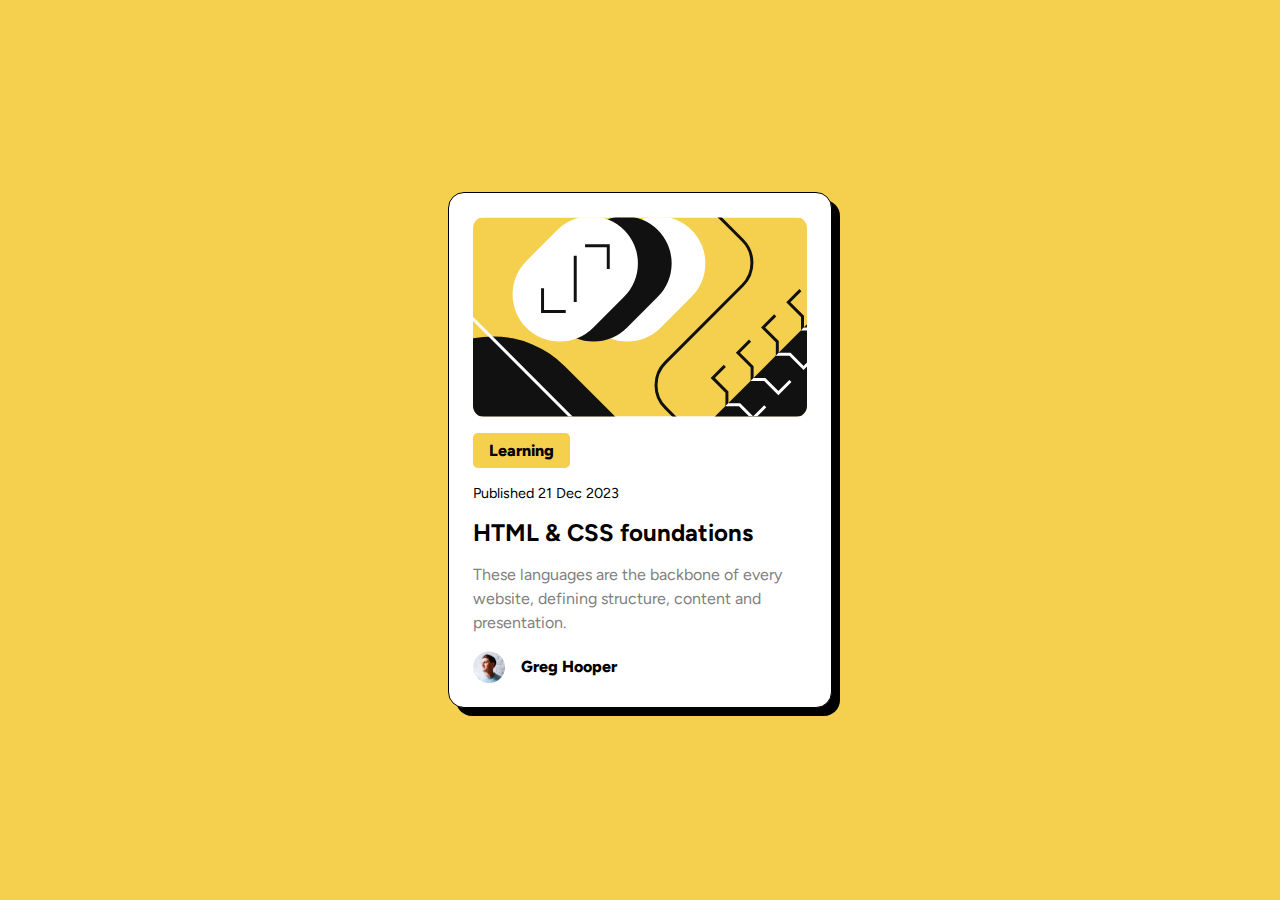
<file: index.html>
<!DOCTYPE html>
<html lang="en">
<head>
    <meta charset="UTF-8">
    <meta name="viewport" content="width=device-width, initial-scale=1.0">
    <title>Document</title>
    
    <link rel="preconnect" href="https://fonts.googleapis.com">
    <link rel="preconnect" href="https://fonts.gstatic.com" crossorigin>
    <link href="https://fonts.googleapis.com/css2?family=Figtree:wght@600;800&family=Inter:wght@400;700;800&family=League+Spartan:wght@400;500;700&family=Outfit:wght@400;700&family=Overpass:wght@400;700&family=Russo+One&family=Work+Sans&display=swap" rel="stylesheet">
    
    <link rel="stylesheet" href="style.css">
</head>
<body>
    <div class="card"> 
        <img class="image" alt="HTML CSS" src="assets/images/illustration-article.svg">

        <p class="learn">
            Learning
        </p>

        <p class="date">
            Published 21 Dec 2023
        </p>

        <h1 class="main-title">
            HTML & CSS foundations
        </h1>

        <p class="main-content">
            These languages are the 
            backbone of every
            website, defining structure,
            content and presentation.
        </p>

        <div class="user">
            <img class="user-img" alt="User's Image" src="assets/images/image-avatar.webp">
            <p class="user-name">Greg Hooper</p>
        </div>




    </div>
</body>
</html>
</file>
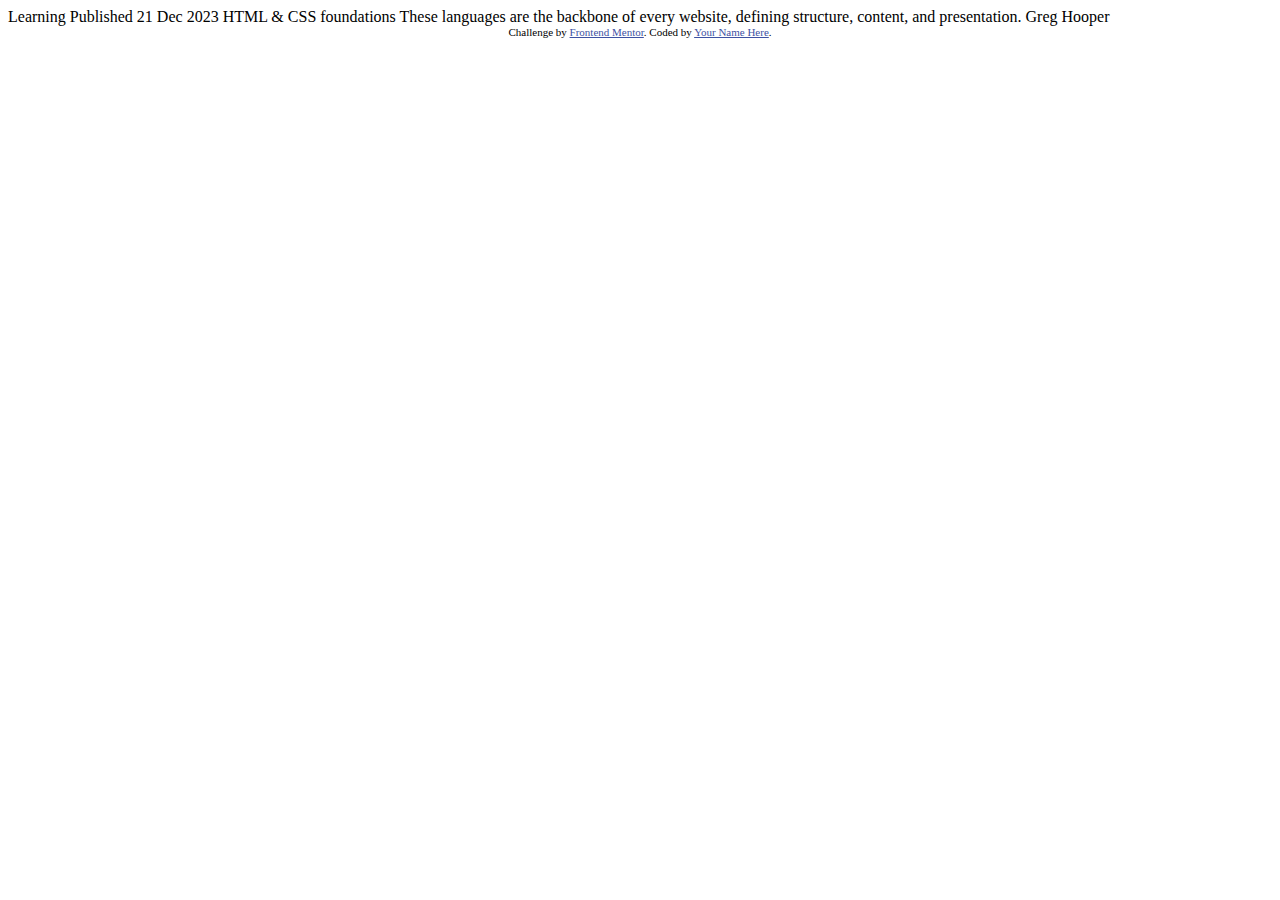
<file: assets.html>
<!DOCTYPE html>
<html lang="en">
<head>
  <meta charset="UTF-8">
  <meta name="viewport" content="width=device-width, initial-scale=1.0"> <!-- displays site properly based on user's device -->



  <link rel="icon" type="image/png" sizes="32x32" href="./assets/images/favicon-32x32.png">
  
  <title>Frontend Mentor | Blog preview card</title>

  <!-- Feel free to remove these styles or customise in your own stylesheet 👍 -->
  <style>
    .attribution { font-size: 11px; text-align: center; }
    .attribution a { color: hsl(228, 45%, 44%); }
  </style>
</head>
<body>

  Learning

  Published 21 Dec 2023

  HTML & CSS foundations

  These languages are the backbone of every website, defining structure, content, and presentation.

  Greg Hooper
  
  <div class="attribution">
    Challenge by <a href="https://www.frontendmentor.io?ref=challenge" target="_blank">Frontend Mentor</a>. 
    Coded by <a href="#">Your Name Here</a>.
  </div>
</body>
</html>
</file>
<file: style.css>
:root{
--Yellow: hsl(47, 88%, 63%);
--White: hsl(0, 0%, 100%);
--Grey: hsl(0, 0%, 50%);
--Black: hsl(0, 0%, 7%);
}

*{
    margin: 0;
    padding: 0;
    box-sizing: border-box;
    font-family: 'Figtree', sans-serif;
}

img{
    max-width: 100%;
    display: block;
}



body{
    background-color: var(--Yellow);
    min-height: 100vh;

    display: flex;
    justify-content: center;
    align-items: center;
}

.card{
    background-color: var(--White);
    border: 1px solid black;
    border-radius: 1rem;
    box-shadow: 0.5rem 0.5rem 0px black;

    max-width: 24rem;
    padding: 1.5rem;

    display: flex;

    flex-direction: column;

    justify-content: center;
    align-items: flex-start;

    gap: 1rem;
}

.image{
    border-radius: 0.7rem;

    min-width: 100%;



}

.learn{
    background-color: var(--Yellow);
    border-radius: 0.3rem;

    font-weight: 800;

    padding: 0.5rem 1rem 0.5rem 1rem;



}

.date{
    font-size: 0.9rem;


}

.main-title{
    font-size: 1.5rem;
    max-width: 100%;

  
}

.main-content{
    color: var(--Grey);

    line-height: 1.5rem;
   
}

.user{
    font-weight: 800;

    display: flex;

    align-items: center;

    gap: 1rem;
}

.user-img{
    max-width: 2rem;
}
</file>
